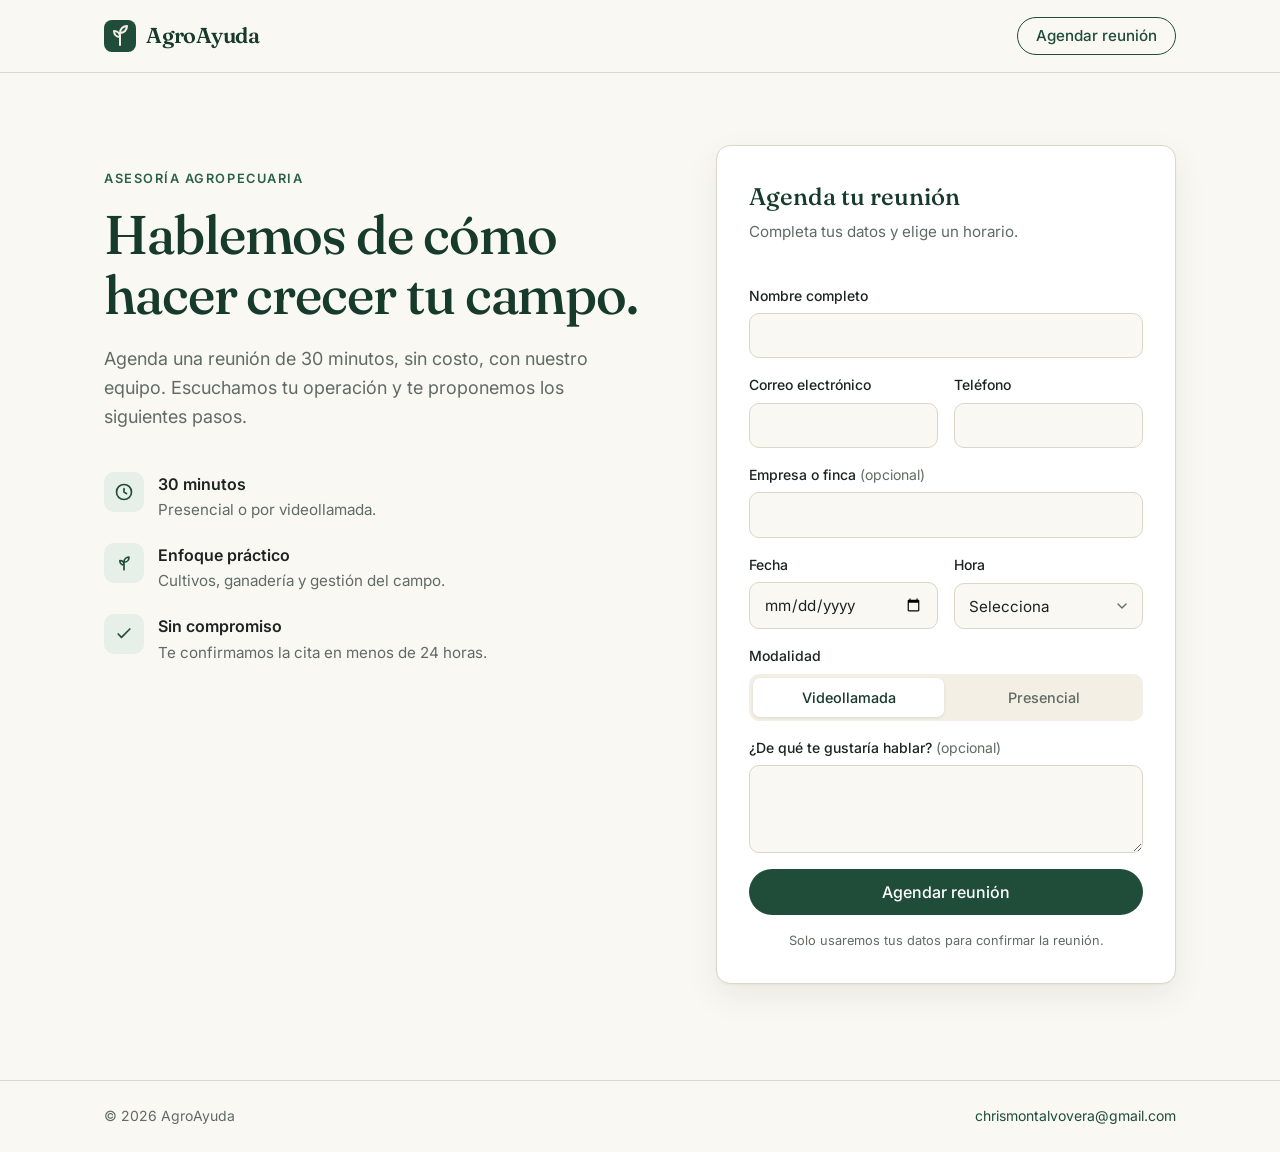
<file: index.html>
<!DOCTYPE html>
<html lang="es">
<head>
  <meta charset="UTF-8">
  <meta name="viewport" content="width=device-width, initial-scale=1.0">
  <title>AgroAyuda — Agenda una reunión</title>
  <meta name="description" content="AgroAyuda acompaña a productores agropecuarios. Agenda una reunión con nuestro equipo.">
  <link rel="icon" href="assets/favicon.svg" type="image/svg+xml">
  <link rel="preconnect" href="https://fonts.googleapis.com">
  <link rel="preconnect" href="https://fonts.gstatic.com" crossorigin>
  <link href="https://fonts.googleapis.com/css2?family=Fraunces:opsz,wght@9..144,500;9..144,600&family=Inter:wght@400;500;600&display=swap" rel="stylesheet">
  <link rel="stylesheet" href="styles.css">
</head>
<body>
  <header class="site-header">
    <div class="container header-inner">
      <a href="#" class="logo" aria-label="AgroAyuda, inicio">
        <svg class="logo-mark" viewBox="0 0 32 32" aria-hidden="true">
          <rect width="32" height="32" rx="8"/>
          <path d="M16 25V13m0 0c0-4 3-7 7-7 0 4-3 7-7 7Zm0 4c0-3.5-2.5-6-6-6 0 3.5 2.5 6 6 6Z"/>
        </svg>
        <span>AgroAyuda</span>
      </a>
      <a href="#agendar" class="btn btn-ghost">Agendar reunión</a>
    </div>
  </header>

  <main>
    <section class="hero">
      <div class="container hero-grid">
        <div class="hero-copy">
          <p class="eyebrow">Asesoría agropecuaria</p>
          <h1>Hablemos de cómo hacer crecer tu campo.</h1>
          <p class="lead">
            Agenda una reunión de 30 minutos, sin costo, con nuestro equipo.
            Escuchamos tu operación y te proponemos los siguientes pasos.
          </p>

          <ul class="points">
            <li>
              <span class="point-icon" aria-hidden="true">
                <svg viewBox="0 0 24 24"><path d="M12 8v4l3 2"/><circle cx="12" cy="12" r="9"/></svg>
              </span>
              <div>
                <strong>30 minutos</strong>
                <span>Presencial o por videollamada.</span>
              </div>
            </li>
            <li>
              <span class="point-icon" aria-hidden="true">
                <svg viewBox="0 0 24 24"><path d="M12 20v-9m0 0c0-3.5 2.5-6 6-6 0 3.5-2.5 6-6 6Zm0 3.5C12 11 10 9 7 9c0 3 2 5.5 5 5.5Z"/></svg>
              </span>
              <div>
                <strong>Enfoque práctico</strong>
                <span>Cultivos, ganadería y gestión del campo.</span>
              </div>
            </li>
            <li>
              <span class="point-icon" aria-hidden="true">
                <svg viewBox="0 0 24 24"><path d="m5 12 4 4 10-10"/></svg>
              </span>
              <div>
                <strong>Sin compromiso</strong>
                <span>Te confirmamos la cita en menos de 24 horas.</span>
              </div>
            </li>
          </ul>
        </div>

        <div class="card" id="agendar">
          <form id="booking-form" class="booking-form" novalidate>
            <div class="card-head">
              <h2>Agenda tu reunión</h2>
              <p>Completa tus datos y elige un horario.</p>
            </div>

            <div class="field">
              <label for="name">Nombre completo</label>
              <input id="name" name="name" type="text" autocomplete="name" required>
              <p class="error" data-for="name"></p>
            </div>

            <div class="row">
              <div class="field">
                <label for="email">Correo electrónico</label>
                <input id="email" name="email" type="email" autocomplete="email" required>
                <p class="error" data-for="email"></p>
              </div>
              <div class="field">
                <label for="phone">Teléfono</label>
                <input id="phone" name="phone" type="tel" autocomplete="tel" required>
                <p class="error" data-for="phone"></p>
              </div>
            </div>

            <div class="field">
              <label for="farm">Empresa o finca <span class="optional">(opcional)</span></label>
              <input id="farm" name="farm" type="text" autocomplete="organization">
            </div>

            <div class="row">
              <div class="field">
                <label for="date">Fecha</label>
                <input id="date" name="date" type="date" required>
                <p class="error" data-for="date"></p>
              </div>
              <div class="field">
                <label for="time">Hora</label>
                <select id="time" name="time" required>
                  <option value="" disabled selected>Selecciona</option>
                  <option>09:00</option>
                  <option>10:00</option>
                  <option>11:00</option>
                  <option>12:00</option>
                  <option>14:00</option>
                  <option>15:00</option>
                  <option>16:00</option>
                  <option>17:00</option>
                </select>
                <p class="error" data-for="time"></p>
              </div>
            </div>

            <fieldset class="field">
              <legend>Modalidad</legend>
              <div class="segmented">
                <label>
                  <input type="radio" name="mode" value="Videollamada" checked>
                  <span>Videollamada</span>
                </label>
                <label>
                  <input type="radio" name="mode" value="Presencial">
                  <span>Presencial</span>
                </label>
              </div>
            </fieldset>

            <div class="field">
              <label for="message">¿De qué te gustaría hablar? <span class="optional">(opcional)</span></label>
              <textarea id="message" name="message" rows="3"></textarea>
            </div>

            <p class="form-error" id="form-error" role="alert" hidden></p>
            <button type="submit" class="btn btn-primary btn-block">Agendar reunión</button>
            <p class="form-note">Solo usaremos tus datos para confirmar la reunión.</p>
          </form>

          <div class="success" id="booking-success" hidden tabindex="-1">
            <span class="success-icon" aria-hidden="true">
              <svg viewBox="0 0 24 24"><path d="m5 12 4 4 10-10"/></svg>
            </span>
            <h2>¡Solicitud recibida!</h2>
            <p id="success-detail">Te contactaremos pronto para confirmar tu reunión.</p>
            <button type="button" class="btn btn-ghost" id="booking-reset">Agendar otra reunión</button>
          </div>
        </div>
      </div>
    </section>
  </main>

  <footer class="site-footer">
    <div class="container footer-inner">
      <span>© <span id="year"></span> AgroAyuda</span>
      <a href="mailto:chrismontalvovera@gmail.com">chrismontalvovera@gmail.com</a>
    </div>
  </footer>

  <script src="script.js"></script>
</body>
</html>
</file>
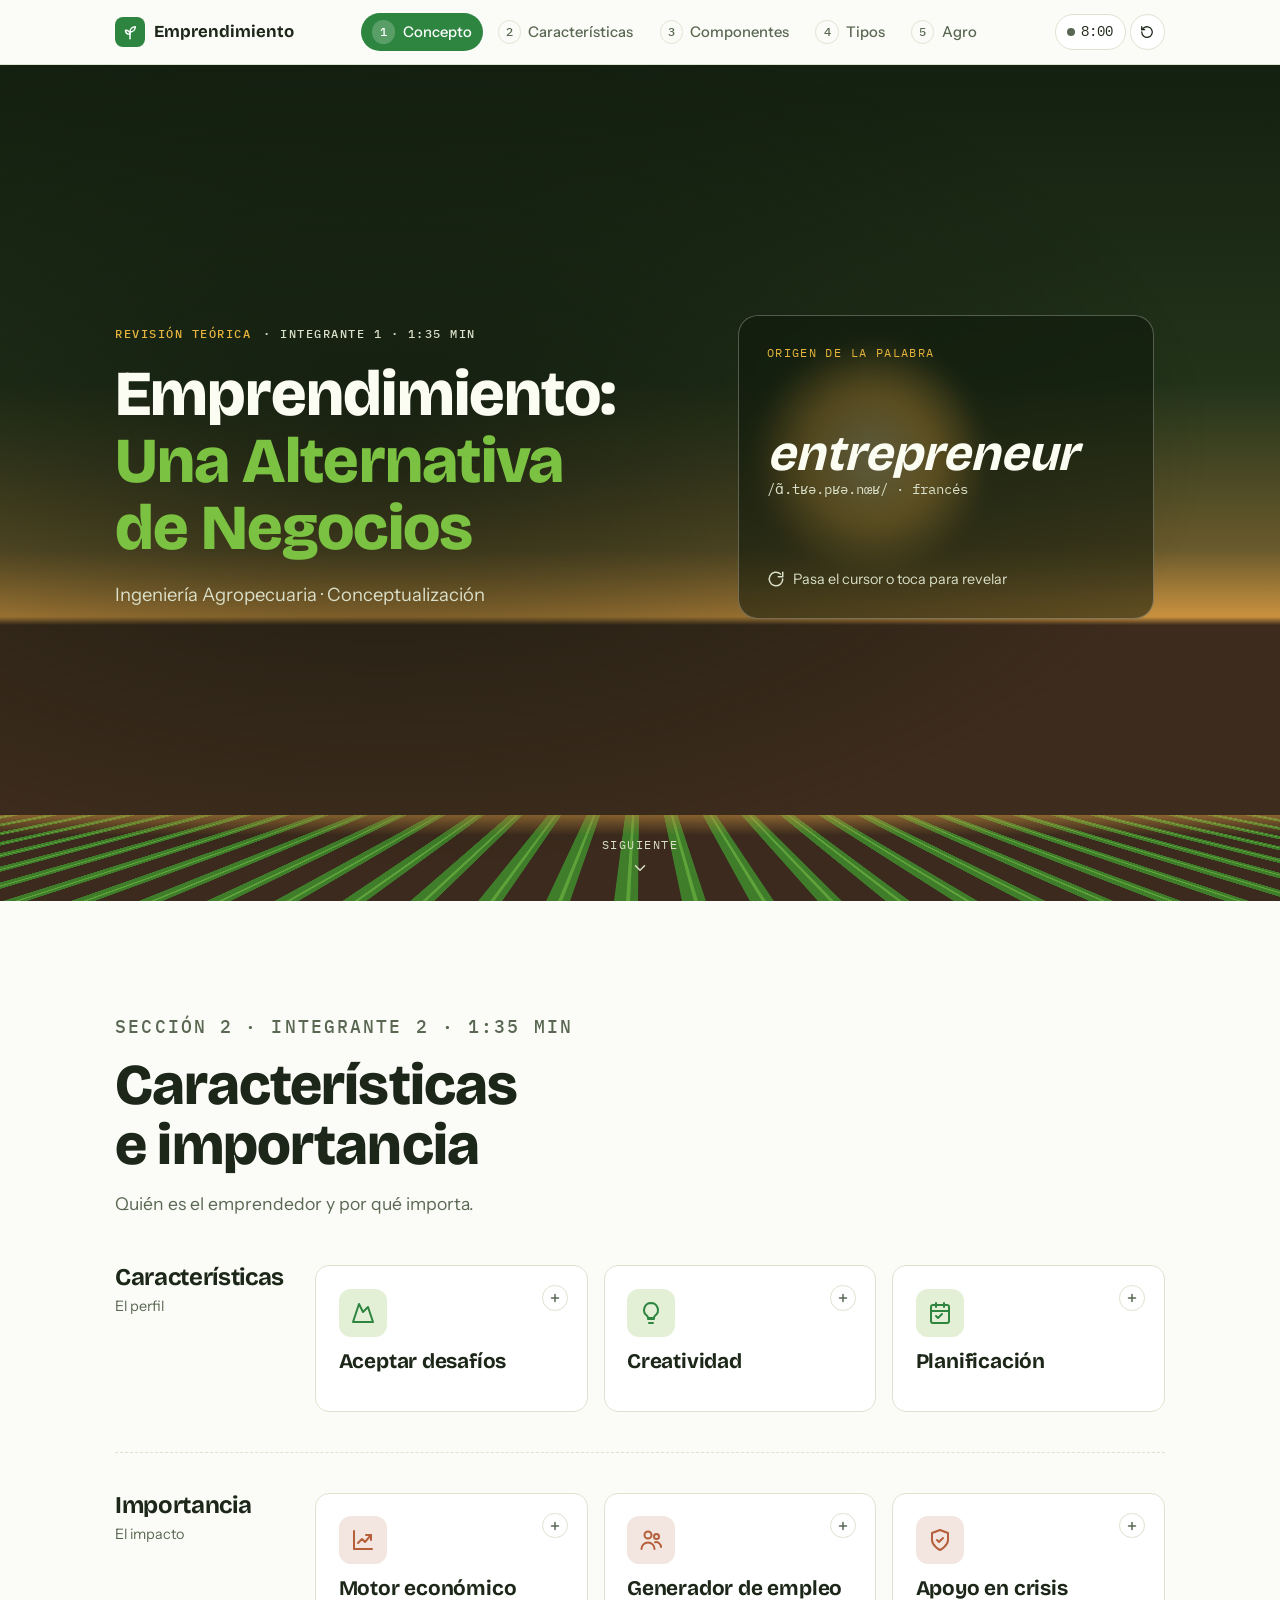
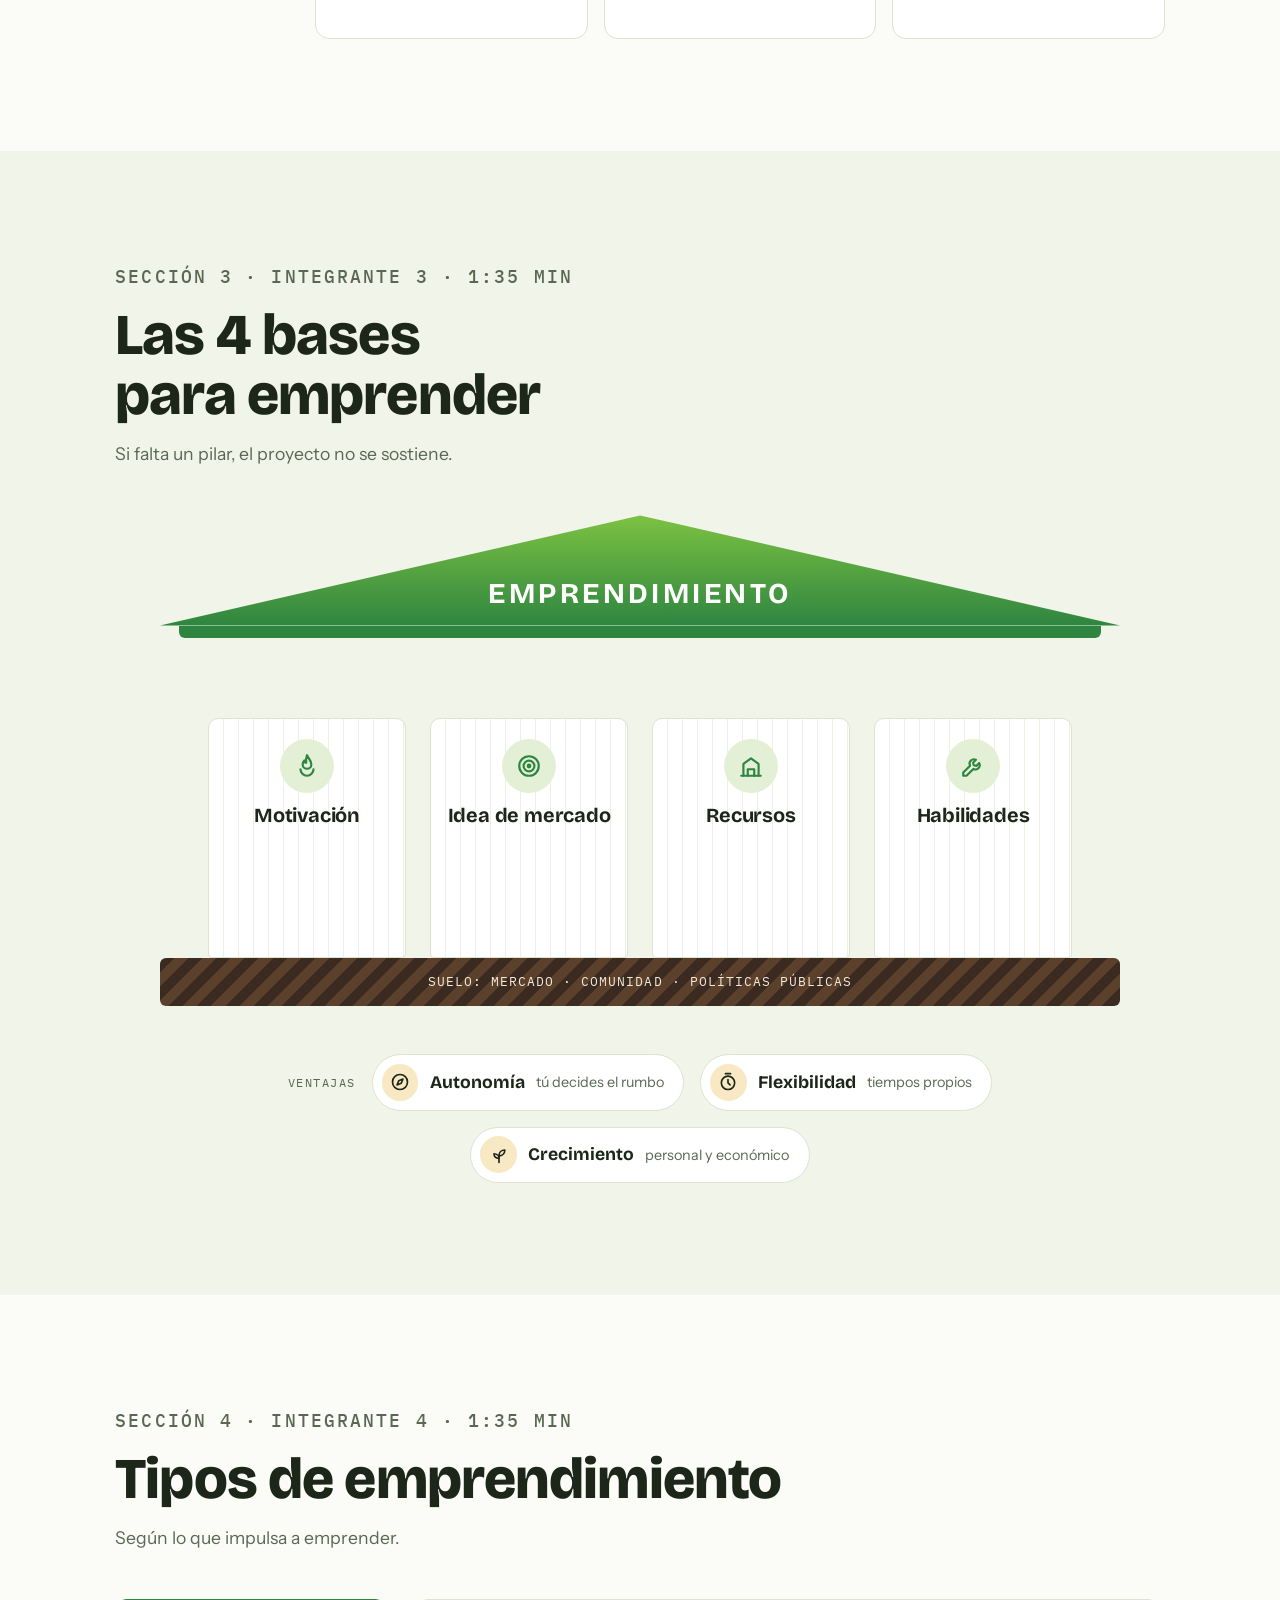
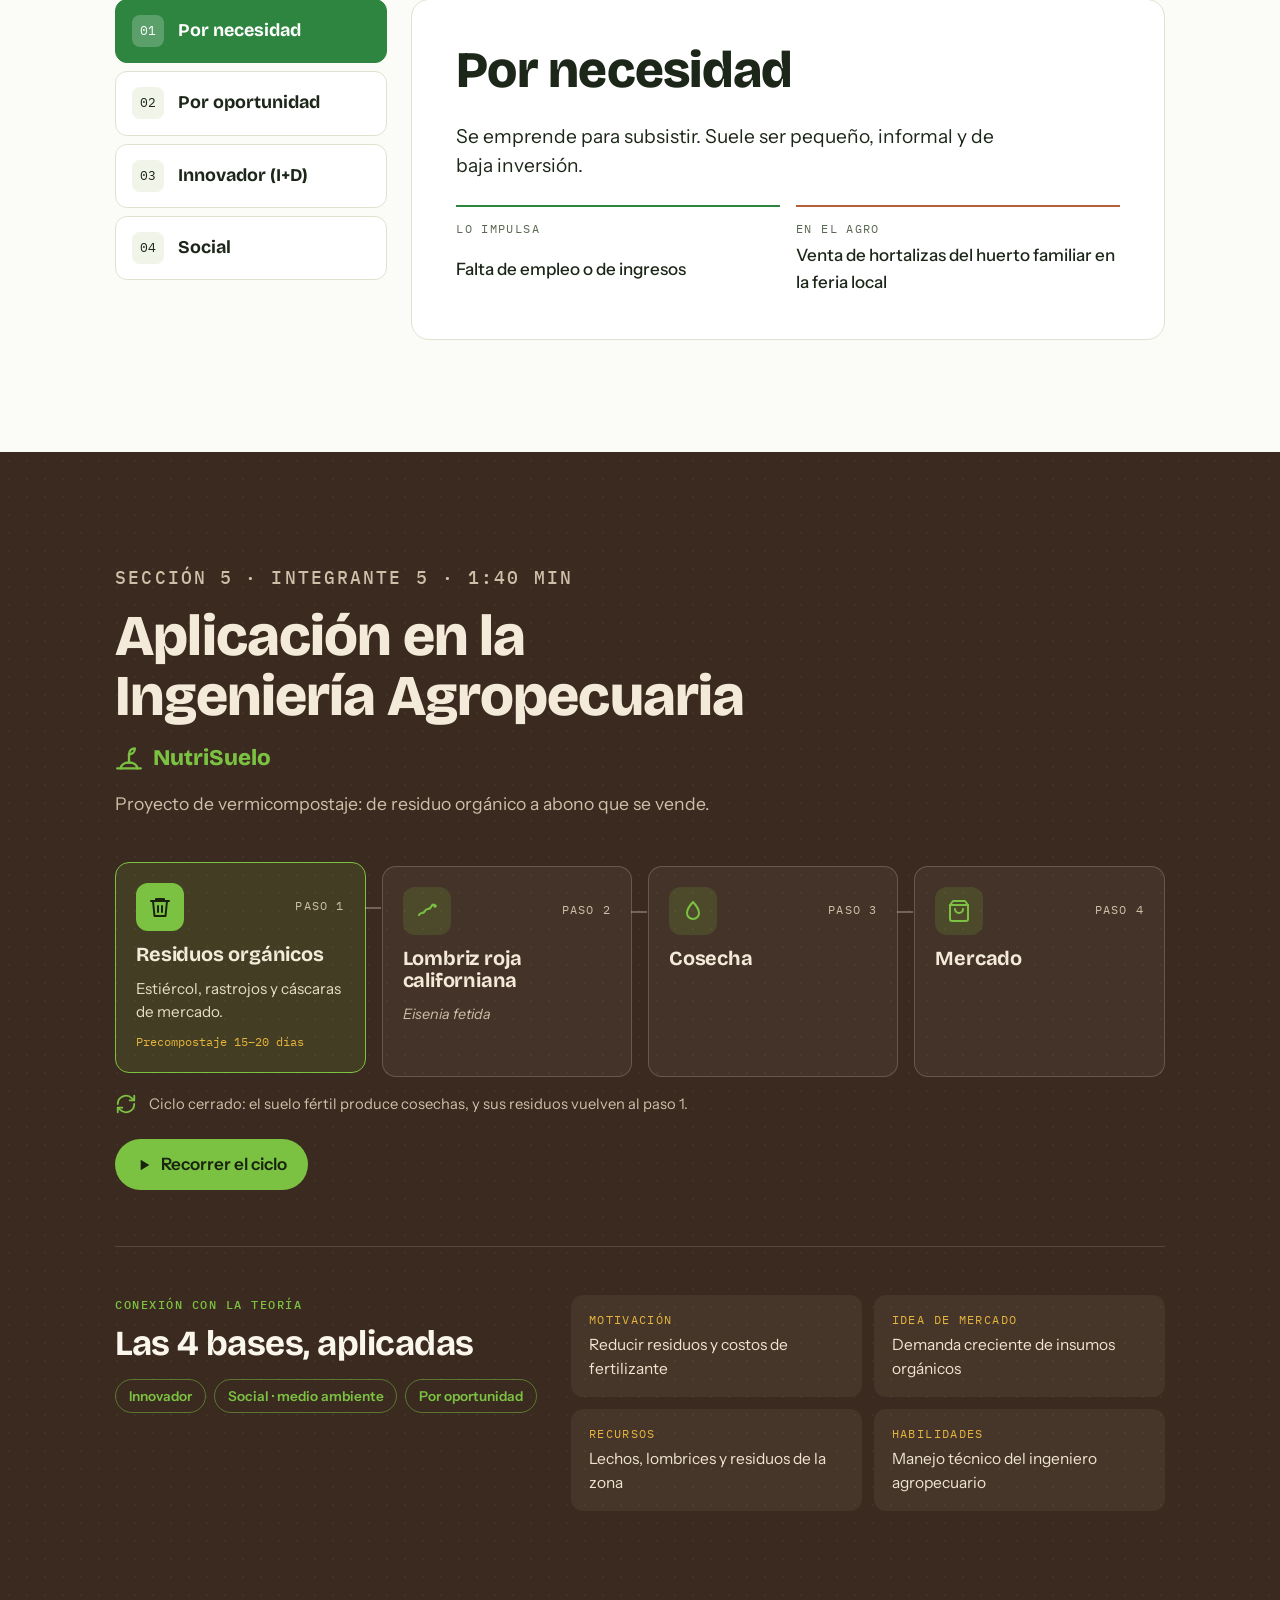
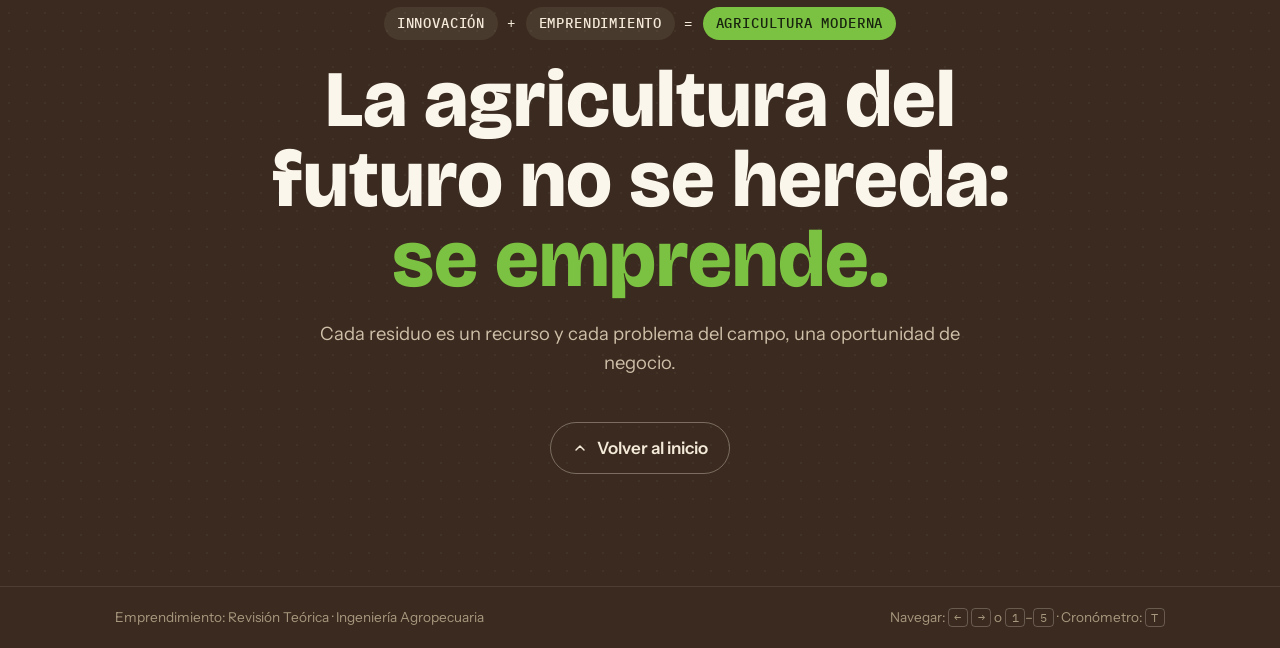
<file: emprendimiento.html>
<!DOCTYPE html>
<html lang="es">
<head>
<meta charset="UTF-8">
<meta name="viewport" content="width=device-width, initial-scale=1.0, viewport-fit=cover">
<title>Emprendimiento: Revisión Teórica</title>
<meta name="description" content="Presentación interactiva sobre emprendimiento para Ingeniería Agropecuaria.">
<link rel="icon" href="assets/favicon.svg" type="image/svg+xml">
<link rel="preconnect" href="https://fonts.googleapis.com">
<link rel="preconnect" href="https://fonts.gstatic.com" crossorigin>
<link href="https://fonts.googleapis.com/css2?family=Bricolage+Grotesque:opsz,wght@12..96,500;12..96,700;12..96,800&family=Instrument+Sans:wght@400;500;600&family=IBM+Plex+Mono:wght@500&display=swap" rel="stylesheet">
<style>
/* Layout: sticky speaker-nav over five full-width bands (field hero, then alternating paper/soil-tinted bands); content in a 72rem column. */
:root {
  --soil: #3a2a1f;
  --soil-2: #5b402c;
  --leaf: #2e8540;
  --sprout: #7cc242;
  --straw: #e6b43c;
  --clay: #b5603a;

  --bg: #fbfcf7;
  --band: #f1f4e8;
  --surface: #ffffff;
  --ink: #1d2719;
  --muted: #5a6853;
  --line: #dce3cf;
  --accent: #2e8540;
  --accent-soft: #e3f0d6;
  --accent-ink: #ffffff;
  --warm: #b5603a;
  --shadow: 0 1px 2px rgb(40 50 30 / .06), 0 8px 24px rgb(40 50 30 / .08);

  --hero-ink: #fbfcf2;
  --hero-muted: #d9dfc8;

  --display: "Bricolage Grotesque", "Trebuchet MS", "Segoe UI", sans-serif;
  --body: "Instrument Sans", system-ui, -apple-system, "Segoe UI", sans-serif;
  --mono: "IBM Plex Mono", ui-monospace, "SFMono-Regular", Menlo, monospace;

  --nav-h: 4rem;
  --radius: 14px;
  --ease: cubic-bezier(.2, .7, .2, 1);
  color-scheme: light;
}
@media (prefers-color-scheme: dark) {
  :root:not([data-theme="light"]) {
    --bg: #10150e;
    --band: #161d13;
    --surface: #1c2518;
    --ink: #edf2e4;
    --muted: #a5b39b;
    --line: #2d3a27;
    --accent: #74c24e;
    --accent-soft: #233420;
    --accent-ink: #0e180b;
    --warm: #e08a5f;
    --shadow: 0 1px 2px rgb(0 0 0 / .3), 0 10px 28px rgb(0 0 0 / .35);
    color-scheme: dark;
  }
}
:root[data-theme="dark"] {
  --bg: #10150e;
  --band: #161d13;
  --surface: #1c2518;
  --ink: #edf2e4;
  --muted: #a5b39b;
  --line: #2d3a27;
  --accent: #74c24e;
  --accent-soft: #233420;
  --accent-ink: #0e180b;
  --warm: #e08a5f;
  --shadow: 0 1px 2px rgb(0 0 0 / .3), 0 10px 28px rgb(0 0 0 / .35);
  color-scheme: dark;
}

*, *::before, *::after { box-sizing: border-box; }
html { scroll-behavior: smooth; }
body {
  margin: 0;
  background: var(--bg);
  color: var(--ink);
  font-family: var(--body);
  font-size: 1.0625rem;
  line-height: 1.55;
  -webkit-font-smoothing: antialiased;
}
h1, h2, h3, h4 { font-family: var(--display); line-height: 1.05; margin: 0; text-wrap: balance; letter-spacing: -.015em; }
p { margin: 0; }
button { font: inherit; color: inherit; }
:focus-visible { outline: 3px solid var(--straw); outline-offset: 3px; border-radius: 6px; }
svg { display: block; }
[hidden] { display: none !important; }
.ttl { display: block; font-family: var(--display); line-height: 1.1; letter-spacing: -.01em; }
.flip-face > span, .word, .ipa, .txt { display: block; }
.flip-face > .flip-hint { display: flex; }
.flip-face > .pills, .flip-face > .etym { display: flex; }

.wrap { width: 100%; max-width: 72rem; margin-inline: auto; padding-inline: max(16px, 4vw); }
.eyebrow {
  font-family: var(--mono); font-size: .78rem; font-weight: 500;
  letter-spacing: .12em; text-transform: uppercase; color: var(--accent);
  display: flex; gap: .75rem; align-items: center; flex-wrap: wrap;
}
.eyebrow .time { color: var(--muted); }

/* ---------- Nav ---------- */
.nav {
  position: sticky; top: env(safe-area-inset-top, 0px); z-index: 50;
  background: color-mix(in srgb, var(--bg) 86%, transparent);
  backdrop-filter: saturate(1.4) blur(12px);
  -webkit-backdrop-filter: saturate(1.4) blur(12px);
  border-bottom: 1px solid var(--line);
}
.nav-inner { height: var(--nav-h); display: flex; align-items: center; gap: 1rem; }
.brand { display: flex; align-items: center; gap: .55rem; font-family: var(--display); font-weight: 700; font-size: 1.05rem; text-decoration: none; color: var(--ink); white-space: nowrap; }
.brand-mark { width: 30px; height: 30px; border-radius: 8px; background: var(--leaf); color: #fff; display: grid; place-items: center; flex: none; }
.nav-links { display: flex; gap: .25rem; margin-inline: auto; list-style: none; padding: 0; margin-block: 0; min-width: 0; }
.nav-links a {
  display: flex; align-items: center; gap: .45rem;
  padding: .45rem .7rem; border-radius: 999px;
  text-decoration: none; color: var(--muted); font-weight: 500; font-size: .92rem; white-space: nowrap;
  transition: background .25s, color .25s;
}
.nav-links a .n {
  font-family: var(--mono); font-size: .72rem; width: 1.45rem; height: 1.45rem; border-radius: 50%;
  display: grid; place-items: center; border: 1px solid var(--line); transition: inherit;
}
.nav-links a:hover { color: var(--ink); background: var(--accent-soft); }
.nav-links a.is-active { color: var(--accent-ink); background: var(--accent); }
.nav-links a.is-active .n { border-color: transparent; background: rgb(255 255 255 / .2); }

.timer { display: flex; align-items: center; gap: .25rem; flex: none; }
.timer button {
  border: 1px solid var(--line); background: var(--surface); border-radius: 999px;
  height: 2.2rem; padding-inline: .7rem; cursor: pointer;
  font-family: var(--mono); font-size: .85rem; font-variant-numeric: tabular-nums;
  display: flex; align-items: center; gap: .4rem;
}
.timer #timer-reset { width: 2.2rem; padding: 0; justify-content: center; }
.timer .dot { width: 8px; height: 8px; border-radius: 50%; background: var(--muted); }
.timer.is-running .dot { background: var(--sprout); animation: pulse 1s infinite; }
.timer.is-low #timer-toggle { color: var(--warm); border-color: var(--warm); }
@keyframes pulse { 50% { opacity: .3; } }
.progress { position: absolute; left: 0; bottom: -1px; height: 3px; width: 100%; transform-origin: left; transform: scaleX(0); background: linear-gradient(90deg, var(--leaf), var(--sprout), var(--straw)); }

@media (max-width: 860px) {
  .nav-links a .label { display: none; }
  .nav-links a { padding: .4rem; }
  .brand span { display: none; }
}
@media (max-width: 420px) {
  .nav-inner { gap: .4rem; }
  .nav-links { gap: 0; }
  .timer #timer-reset { display: none; }
}

/* ---------- Sections ---------- */
section { scroll-margin-top: var(--nav-h); }
.section { padding-block: clamp(4rem, 9vw, 7rem); }
.section.band { background: var(--band); }
.section-head { display: grid; gap: .9rem; margin-bottom: clamp(2rem, 4vw, 3rem); max-width: 46rem; }
.section-head h2 { font-size: clamp(2.1rem, 5vw, 3.6rem); font-weight: 800; }
.section-head p { color: var(--muted); font-size: 1.1rem; }

/* reveal on scroll: only hidden once JS confirms it can reveal */
.js .reveal { opacity: 0; transform: translateY(26px); transition: opacity .8s var(--ease), transform .8s var(--ease); transition-delay: var(--d, 0s); }
.js .reveal.is-in { opacity: 1; transform: none; }

/* ---------- 1 · Hero ---------- */
.hero {
  position: relative; overflow: hidden; isolation: isolate;
  min-height: calc(100svh - var(--nav-h));
  display: grid; align-items: center;
  padding-block: 4rem 6rem;
  color: var(--hero-ink);
  background: linear-gradient(180deg, #142010 0%, #22331a 38%, #6a5a2c 58%, #c9913f 66%, #3d2c1d 67%);
}
.hero-sun {
  position: absolute; z-index: -2; left: 68%; top: 47%; width: 15rem; height: 15rem; border-radius: 50%;
  background: radial-gradient(circle, #ffe7a3 0%, #f2b84b 38%, rgb(242 184 75 / 0) 70%);
  transform: translate(-50%, -50%); animation: sunrise 2.4s var(--ease) both;
}
@keyframes sunrise { from { transform: translate(-50%, 10%); opacity: .2; } }
.hero-field {
  position: absolute; z-index: -1; left: -60%; right: -60%; bottom: 0; height: 34%;
  transform-origin: 50% 100%; transform: perspective(320px) rotateX(58deg);
  background:
    linear-gradient(180deg, rgb(201 145 63 / .55), rgb(0 0 0 / 0) 35%),
    repeating-linear-gradient(90deg, #3b2a1d 0 22px, #3f7d2a 22px 34px, #5ea33a 34px 38px, #3f7d2a 38px 46px, #3b2a1d 46px 68px);
}
.hero-shade { position: absolute; inset: 0; z-index: -1; background: radial-gradient(ellipse at 30% 45%, rgb(15 22 12 / .7), rgb(15 22 12 / 0) 65%); }
.hero-grid { display: grid; grid-template-columns: minmax(0, 1.25fr) minmax(0, 1fr); gap: clamp(2rem, 5vw, 4rem); align-items: center; }
.hero .eyebrow { color: var(--straw); }
.hero .eyebrow .time { color: var(--hero-muted); }
.hero h1 { font-size: clamp(2.4rem, 5vw, 4rem); font-weight: 800; margin-block: 1rem 1.25rem; }
.hero h1 em { font-style: normal; color: var(--sprout); display: block; }
.hero-sub { color: var(--hero-muted); font-size: 1.15rem; max-width: 32rem; }
.hero-cue { position: absolute; left: 50%; bottom: 1.5rem; transform: translateX(-50%); color: var(--hero-muted); font-family: var(--mono); font-size: .75rem; letter-spacing: .12em; text-transform: uppercase; text-decoration: none; display: flex; flex-direction: column; align-items: center; gap: .3rem; }
.hero-cue svg { animation: bob 1.8s ease-in-out infinite; }
@keyframes bob { 50% { transform: translateY(5px); } }

/* flip card */
.flip { perspective: 1100px; border: 0; background: none; padding: 0; cursor: pointer; width: 100%; max-width: 26rem; justify-self: center; text-align: left; }
.flip-inner { display: grid; transition: transform .9s var(--ease); transform-style: preserve-3d; }
.flip-face {
  grid-area: 1 / 1; backface-visibility: hidden; -webkit-backface-visibility: hidden;
  border-radius: 20px; padding: 1.75rem; display: flex; flex-direction: column; gap: 1rem;
  min-height: 19rem;
}
.flip-front {
  background: rgb(16 24 12 / .55); border: 1px solid rgb(251 252 242 / .28);
  backdrop-filter: blur(8px); -webkit-backdrop-filter: blur(8px);
  justify-content: space-between; color: var(--hero-ink);
}
.flip-back { background: #fbfcf2; color: #1d2719; transform: rotateY(180deg); box-shadow: 0 20px 50px rgb(0 0 0 / .35); }
.flip.is-flipped .flip-inner { transform: rotateY(180deg); }
@media (hover: hover) { .flip:hover .flip-inner { transform: rotateY(180deg); } }
.flip .tag { font-family: var(--mono); font-size: .72rem; letter-spacing: .12em; text-transform: uppercase; color: var(--straw); }
.flip-back .tag { color: #2e8540; }
.word { font-family: var(--display); font-size: clamp(2.3rem, 5vw, 3.1rem); font-weight: 700; font-style: italic; line-height: 1; }
.ipa { font-family: var(--mono); font-size: .9rem; color: var(--hero-muted); }
.flip-hint { display: flex; gap: .5rem; align-items: center; font-size: .9rem; color: var(--hero-muted); }
.etym { display: flex; align-items: center; gap: .6rem; flex-wrap: wrap; font-family: var(--display); font-size: 1.25rem; font-weight: 700; }
.etym small { display: block; font-family: var(--body); font-weight: 400; font-size: .8rem; color: #5a6853; }
.etym .arrow { color: #b5603a; }
.def { font-size: 1rem; color: #3b4736; }
.pills { display: flex; flex-wrap: wrap; gap: .45rem; }
.pill { font-size: .85rem; font-weight: 600; padding: .35rem .75rem; border-radius: 999px; background: #e3f0d6; color: #24622f; }
.pill.warm { background: #f6e3d6; color: #8a4224; }
.pill.sun { background: #fbefc8; color: #7a5a0e; }

/* ---------- 2 · Cards ---------- */
.group { display: grid; grid-template-columns: 11rem minmax(0, 1fr); gap: 1.5rem; align-items: start; }
.group + .group { margin-top: 2.5rem; padding-top: 2.5rem; border-top: 1px dashed var(--line); }
.group-label { position: sticky; top: calc(var(--nav-h) + 1.5rem); display: grid; gap: .3rem; }
.group-label h3 { font-size: 1.5rem; }
.group-label p { color: var(--muted); font-size: .9rem; }
.cards { display: grid; grid-template-columns: repeat(3, minmax(0, 1fr)); gap: 1rem; }
.card {
  position: relative; text-align: left; cursor: pointer;
  background: var(--surface); border: 1px solid var(--line); border-radius: var(--radius);
  padding: 1.4rem; display: grid; gap: .9rem; align-content: start;
  transition: transform .35s var(--ease), box-shadow .35s var(--ease), border-color .35s;
}
.card .ico { width: 3rem; height: 3rem; border-radius: 12px; display: grid; place-items: center; background: var(--accent-soft); color: var(--accent); transition: background .35s, color .35s, transform .5s var(--ease); }
.card.imp .ico { background: color-mix(in srgb, var(--warm) 16%, transparent); color: var(--warm); }
.card .ttl { font-size: 1.3rem; font-weight: 700; }
.card .more { display: grid; grid-template-rows: 0fr; transition: grid-template-rows .45s var(--ease); }
.card .more > span { overflow: hidden; color: var(--muted); }
.card .plus { position: absolute; top: 1.2rem; right: 1.2rem; width: 1.6rem; height: 1.6rem; border-radius: 50%; border: 1px solid var(--line); display: grid; place-items: center; color: var(--muted); transition: transform .35s var(--ease); }
.card:is(:hover, :focus-visible, [aria-expanded="true"]) { transform: translateY(-4px); box-shadow: var(--shadow); border-color: var(--accent); }
.card.imp:is(:hover, :focus-visible, [aria-expanded="true"]) { border-color: var(--warm); }
.card:is(:hover, :focus-visible, [aria-expanded="true"]) .more { grid-template-rows: 1fr; }
.card:is(:hover, [aria-expanded="true"]) .ico { transform: rotate(-8deg) scale(1.08); }
.card[aria-expanded="true"] .plus { transform: rotate(45deg); }

/* ---------- 3 · Pillars ---------- */
.temple { display: grid; gap: 0; max-width: 60rem; margin-inline: auto; }
.roof {
  clip-path: polygon(50% 0, 100% 100%, 0 100%);
  background: linear-gradient(180deg, var(--sprout), var(--leaf));
  color: #fff; text-align: center; padding-top: clamp(2.5rem, 6vw, 4rem); padding-bottom: 1rem;
}
.roof h3 { font-size: clamp(1.1rem, 3vw, 1.8rem); letter-spacing: .12em; text-transform: uppercase; }
.lintel { height: 12px; background: var(--leaf); border-radius: 0 0 6px 6px; margin-inline: 2%; }
.pillars { display: grid; grid-template-columns: repeat(4, minmax(0, 1fr)); gap: clamp(.6rem, 2vw, 1.5rem); padding-inline: 5%; align-items: end; min-height: 20rem; }
.pillar {
  cursor: pointer; border: 1px solid var(--line); background: var(--surface);
  border-radius: 10px 10px 4px 4px; padding: 1.25rem .9rem; text-align: center;
  display: flex; flex-direction: column; align-items: center; gap: .7rem;
  min-height: 15rem; justify-content: flex-start;
  background-image: repeating-linear-gradient(90deg, transparent 0 14px, color-mix(in srgb, var(--line) 55%, transparent) 14px 15px);
  transition: min-height .5s var(--ease), border-color .3s, box-shadow .3s, background-color .3s;
}
.pillar .ico { width: 3.4rem; height: 3.4rem; border-radius: 50%; display: grid; place-items: center; background: var(--accent-soft); color: var(--accent); flex: none; }
.pillar .ttl { font-size: clamp(1rem, 2vw, 1.25rem); }
.pillar .more { display: grid; grid-template-rows: 0fr; transition: grid-template-rows .45s var(--ease); }
.pillar .more > span { overflow: hidden; font-size: .92rem; color: var(--muted); }
.pillar:is(:hover, :focus-visible, [aria-expanded="true"]) { min-height: 19.5rem; border-color: var(--accent); box-shadow: var(--shadow); }
.pillar:is(:hover, :focus-visible, [aria-expanded="true"]) .more { grid-template-rows: 1fr; }
.pillar:is(:hover, [aria-expanded="true"]) .ico { background: var(--accent); color: var(--accent-ink); }
.ground {
  margin-top: 0; border-radius: 6px; padding: .9rem 1rem; text-align: center;
  background: repeating-linear-gradient(135deg, var(--soil) 0 10px, var(--soil-2) 10px 20px);
  color: #f4ead9; font-family: var(--mono); font-size: .8rem; letter-spacing: .08em; text-transform: uppercase;
}
.perks { display: flex; flex-wrap: wrap; gap: 1rem; justify-content: center; margin-top: 3rem; align-items: center; }
.perks-label { font-family: var(--mono); font-size: .78rem; letter-spacing: .12em; text-transform: uppercase; color: var(--muted); }
.perk { display: flex; align-items: center; gap: .7rem; background: var(--surface); border: 1px solid var(--line); border-radius: 999px; padding: .55rem 1.2rem .55rem .55rem; transition: transform .3s var(--ease); }
.perk:hover { transform: translateY(-3px); }
.perk .ico { width: 2.3rem; height: 2.3rem; border-radius: 50%; background: color-mix(in srgb, var(--straw) 30%, transparent); color: var(--ink); display: grid; place-items: center; }
.perk b { font-family: var(--display); font-size: 1.1rem; }
.perk span { color: var(--muted); font-size: .9rem; }

/* ---------- 4 · Tabs ---------- */
.tabs { display: grid; grid-template-columns: 17rem minmax(0, 1fr); gap: 1.5rem; }
.tablist { display: grid; gap: .5rem; align-content: start; }
.tab {
  text-align: left; cursor: pointer; border: 1px solid var(--line); background: var(--surface);
  border-radius: 12px; padding: .95rem 1rem; display: flex; align-items: center; gap: .85rem;
  transition: background .3s, border-color .3s, transform .3s var(--ease);
}
.tab .n { font-family: var(--mono); font-size: .8rem; width: 2rem; height: 2rem; border-radius: 8px; display: grid; place-items: center; background: var(--band); flex: none; }
.tab b { font-family: var(--display); font-size: 1.12rem; font-weight: 700; }
.tab:hover { transform: translateX(4px); border-color: var(--accent); }
.tab[aria-selected="true"] { background: var(--accent); border-color: var(--accent); color: var(--accent-ink); }
.tab[aria-selected="true"] .n { background: rgb(255 255 255 / .22); }
.panel {
  background: var(--surface); border: 1px solid var(--line); border-radius: 18px;
  padding: clamp(1.5rem, 4vw, 2.75rem); display: grid; gap: 1.5rem; align-content: start; min-width: 0;
}
.panel:not([hidden]) { animation: panelIn .55s var(--ease); }
@keyframes panelIn { from { opacity: 0; transform: translateY(14px); } }
.panel h3 { font-size: clamp(2rem, 5vw, 3.2rem); font-weight: 800; }
.panel .lead { font-size: 1.2rem; max-width: 36rem; }
.facts { display: grid; grid-template-columns: repeat(2, minmax(0, 1fr)); gap: 1rem; }
.fact { border-top: 2px solid var(--accent); padding-top: .8rem; display: grid; gap: .3rem; }
.fact.warm { border-color: var(--warm); }
.fact small { font-family: var(--mono); font-size: .72rem; letter-spacing: .12em; text-transform: uppercase; color: var(--muted); }
.fact p { font-weight: 500; }
.chips { display: flex; flex-wrap: wrap; gap: .5rem; }
.chip { display: flex; align-items: center; gap: .45rem; padding: .45rem .9rem; border-radius: 999px; background: var(--accent-soft); font-weight: 600; font-size: .95rem; }

/* ---------- 5 · Agro ---------- */
.agro { background: var(--soil); color: #f4ead9; position: relative; overflow: hidden; isolation: isolate; }
.agro::before {
  content: ""; position: absolute; inset: 0; z-index: -1; opacity: .5;
  background-image: radial-gradient(rgb(244 234 217 / .09) 1.2px, transparent 1.3px);
  background-size: 18px 18px;
}
.agro .eyebrow { color: var(--sprout); }
.agro .eyebrow .time, .agro .section-head p { color: #cdbfa8; }
.brand-badge { display: inline-flex; align-items: center; gap: .6rem; font-family: var(--display); font-weight: 800; font-size: 1.4rem; color: var(--sprout); }
.flow { list-style: none; padding: 0; margin: 0; display: grid; grid-template-columns: repeat(4, minmax(0, 1fr)); gap: 1rem; position: relative; }
.step {
  position: relative; cursor: pointer; text-align: left; width: 100%; height: 100%;
  border: 1px solid rgb(244 234 217 / .2); background: rgb(244 234 217 / .05); color: inherit;
  border-radius: var(--radius); padding: 1.25rem; display: grid; gap: .75rem; align-content: start;
  transition: background .35s, border-color .35s, transform .35s var(--ease);
}
.step .top { display: flex; justify-content: space-between; align-items: center; }
.step .num { font-family: var(--mono); font-size: .75rem; color: #cdbfa8; letter-spacing: .1em; }
.step .ico { width: 3rem; height: 3rem; border-radius: 12px; display: grid; place-items: center; background: rgb(124 194 66 / .16); color: var(--sprout); transition: background .35s, color .35s; }
.step .ttl { font-size: 1.25rem; }
.step .sci { font-style: italic; color: #cdbfa8; font-size: .9rem; }
.step .more { display: grid; grid-template-rows: 0fr; transition: grid-template-rows .5s var(--ease); }
.step .more > .inner { overflow: hidden; display: grid; gap: .5rem; }
.step .more .txt { font-size: .95rem; color: #e8dcc6; }
.data { font-family: var(--mono); font-size: .78rem; color: var(--straw); line-height: 1.6; }
.step:hover { border-color: rgb(124 194 66 / .6); }
.step.is-active { background: rgb(124 194 66 / .13); border-color: var(--sprout); transform: translateY(-4px); }
.step.is-active .ico { background: var(--sprout); color: #18240f; }
.step.is-active .more { grid-template-rows: 1fr; }
.flow li:not(:last-child) .step::after {
  content: ""; position: absolute; top: 2.75rem; right: -1rem; width: 1rem; height: 2px;
  background: rgb(244 234 217 / .3);
}
.loop { display: flex; align-items: center; gap: .75rem; margin-top: 1rem; color: #cdbfa8; font-size: .92rem; flex-wrap: wrap; }
.loop svg { color: var(--sprout); flex: none; }
.agro-actions { display: flex; gap: .75rem; flex-wrap: wrap; margin-top: 1.5rem; }
.btn {
  border: 0; cursor: pointer; border-radius: 999px; padding: .75rem 1.3rem; font-weight: 600;
  display: inline-flex; align-items: center; gap: .55rem; text-decoration: none;
  transition: transform .25s var(--ease), background .25s;
}
.btn:hover { transform: translateY(-2px); }
.btn-sprout { background: var(--sprout); color: #18240f; }
.btn-ghost { background: transparent; color: #f4ead9; border: 1px solid rgb(244 234 217 / .35); }

.why { display: grid; grid-template-columns: minmax(0, 1fr) minmax(0, 1.4fr); gap: 2rem; margin-top: 3.5rem; padding-top: 3rem; border-top: 1px solid rgb(244 234 217 / .15); align-items: start; }
.why h3 { font-size: clamp(1.6rem, 3.5vw, 2.2rem); color: #fbf6ec; }
.why-types { display: flex; gap: .5rem; flex-wrap: wrap; margin-top: 1rem; }
.why-types span { font-size: .85rem; font-weight: 600; padding: .35rem .8rem; border-radius: 999px; border: 1px solid rgb(124 194 66 / .5); color: var(--sprout); }
.bases { display: grid; grid-template-columns: repeat(2, minmax(0, 1fr)); gap: .75rem; }
.base { border-radius: 12px; background: rgb(244 234 217 / .06); padding: 1rem 1.1rem; display: grid; gap: .25rem; transition: background .3s; }
.base:hover { background: rgb(244 234 217 / .12); }
.base small { font-family: var(--mono); font-size: .72rem; letter-spacing: .12em; text-transform: uppercase; color: var(--straw); }
.base p { color: #efe4d0; font-size: .97rem; }

.closing { margin-top: clamp(4rem, 8vw, 6rem); text-align: center; display: grid; gap: 1.25rem; justify-items: center; }
.closing blockquote { margin: 0; font-family: var(--display); font-weight: 800; font-size: clamp(2.3rem, 6.5vw, 5rem); line-height: 1; color: #fbf6ec; max-width: 18ch; text-wrap: balance; }
.closing blockquote span { color: var(--sprout); }
.closing p { color: #cdbfa8; font-size: 1.15rem; max-width: 40rem; }
.equation { display: flex; align-items: center; gap: .6rem; flex-wrap: wrap; justify-content: center; font-family: var(--mono); font-size: .85rem; letter-spacing: .06em; text-transform: uppercase; }
.equation b { padding: .4rem .8rem; border-radius: 999px; background: rgb(244 234 217 / .08); font-weight: 500; }
.equation b.res { background: var(--sprout); color: #18240f; }

footer { background: var(--soil); color: #a8987f; border-top: 1px solid rgb(244 234 217 / .1); font-size: .85rem; }
footer .wrap { padding-block: 1.25rem; display: flex; justify-content: space-between; gap: 1rem; flex-wrap: wrap; }
kbd { font-family: var(--mono); font-size: .75rem; border: 1px solid rgb(244 234 217 / .25); border-radius: 4px; padding: .05rem .35rem; }

/* ---------- Responsive ---------- */
@media (max-width: 960px) {
  .hero-grid { grid-template-columns: minmax(0, 1fr); }
  .flip { justify-self: start; }
  .flow { grid-template-columns: repeat(2, minmax(0, 1fr)); }
  .flow li:not(:last-child) .step::after { display: none; }
  .why { grid-template-columns: minmax(0, 1fr); }
}
@media (max-width: 760px) {
  .group { grid-template-columns: minmax(0, 1fr); }
  .group-label { position: static; }
  .cards { grid-template-columns: minmax(0, 1fr); }
  .tabs { grid-template-columns: minmax(0, 1fr); }
  .tablist { grid-template-columns: repeat(2, minmax(0, 1fr)); }
  .tab:hover { transform: none; }
  .pillars { grid-template-columns: repeat(2, minmax(0, 1fr)); padding-inline: 0; min-height: 0; }
  .pillar, .pillar:is(:hover, :focus-visible, [aria-expanded="true"]) { min-height: 12rem; }
  .facts, .bases { grid-template-columns: minmax(0, 1fr); }
}
@media (max-width: 480px) {
  .flow { grid-template-columns: minmax(0, 1fr); }
  .tablist { grid-template-columns: minmax(0, 1fr); }
}

@media (prefers-reduced-motion: reduce) {
  html { scroll-behavior: auto; }
  *, *::before, *::after { animation-duration: .01ms !important; animation-iteration-count: 1 !important; transition-duration: .01ms !important; }
  .js .reveal { opacity: 1; transform: none; }
}
</style>
</head>
<body>

<!-- ======================= NAV ======================= -->
<header class="nav">
  <div class="wrap nav-inner">
    <a class="brand" href="#concepto" aria-label="Emprendimiento, inicio">
      <span class="brand-mark" aria-hidden="true">
        <svg width="18" height="18" viewBox="0 0 24 24" fill="none" stroke="currentColor" stroke-width="2" stroke-linecap="round" stroke-linejoin="round"><path d="M12 21v-9"/><path d="M12 12c0-4 3-7 7-7 0 4-3 7-7 7Z"/><path d="M12 15c0-3-2.5-5.5-6-5.5 0 3.5 2.5 5.5 6 5.5Z"/></svg>
      </span>
      <span>Emprendimiento</span>
    </a>
    <ul class="nav-links">
      <li><a href="#concepto"><span class="n">1</span><span class="label">Concepto</span></a></li>
      <li><a href="#caracteristicas"><span class="n">2</span><span class="label">Características</span></a></li>
      <li><a href="#componentes"><span class="n">3</span><span class="label">Componentes</span></a></li>
      <li><a href="#tipos"><span class="n">4</span><span class="label">Tipos</span></a></li>
      <li><a href="#agro"><span class="n">5</span><span class="label">Agro</span></a></li>
    </ul>
    <div class="timer" id="timer" title="Cronómetro de la exposición (tecla T)">
      <button type="button" id="timer-toggle" aria-label="Iniciar o pausar cronómetro de 8 minutos"><span class="dot" aria-hidden="true"></span><span id="timer-text">8:00</span></button>
      <button type="button" id="timer-reset" aria-label="Reiniciar cronómetro">
        <svg width="14" height="14" viewBox="0 0 24 24" fill="none" stroke="currentColor" stroke-width="2.2" stroke-linecap="round"><path d="M3 12a9 9 0 1 0 3-6.7L3 8"/><path d="M3 3v5h5"/></svg>
      </button>
    </div>
  </div>
  <div class="progress" id="progress" aria-hidden="true"></div>
</header>

<main>

<!-- ======================= 1 · HERO ======================= -->
<section id="concepto" class="hero">
  <div class="hero-sun" aria-hidden="true"></div>
  <div class="hero-field" aria-hidden="true"></div>
  <div class="hero-shade" aria-hidden="true"></div>

  <div class="wrap hero-grid">
    <div class="reveal">
      <p class="eyebrow">Revisión teórica <span class="time">· Integrante 1 · 1:35 min</span></p>
      <h1>Emprendimiento: <em>Una Alternativa de Negocios</em></h1>
      <p class="hero-sub">Ingeniería Agropecuaria · Conceptualización</p>
    </div>

    <button type="button" class="flip reveal" id="flip" aria-pressed="false" aria-label="Origen y definición de la palabra emprendedor" style="--d:.15s">
      <span class="flip-inner">
        <span class="flip-face flip-front">
          <span class="tag">Origen de la palabra</span>
          <span>
            <span class="word">entrepreneur</span>
            <span class="ipa">/ɑ̃.tʁə.pʁə.nœʁ/ · francés</span>
          </span>
          <span class="flip-hint">
            <svg width="18" height="18" viewBox="0 0 24 24" fill="none" stroke="currentColor" stroke-width="2" stroke-linecap="round" stroke-linejoin="round"><path d="M21 12a9 9 0 1 1-3-6.7"/><path d="M21 3v6h-6"/></svg>
            Pasa el cursor o toca para revelar
          </span>
        </span>
        <span class="flip-face flip-back">
          <span class="tag">Etimología</span>
          <span class="etym">
            <span>entreprendre<small>acometer, iniciar</small></span>
            <span class="arrow" aria-hidden="true">→</span>
            <span>entrepreneur<small>pionero, emprendedor</small></span>
          </span>
          <span class="def">Persona que identifica una oportunidad y actúa:</span>
          <span class="pills">
            <span class="pill">Organiza recursos</span>
            <span class="pill sun">Innova</span>
            <span class="pill warm">Asume riesgos</span>
          </span>
        </span>
      </span>
    </button>
  </div>

  <a class="hero-cue" href="#caracteristicas">
    Siguiente
    <svg width="18" height="18" viewBox="0 0 24 24" fill="none" stroke="currentColor" stroke-width="2" stroke-linecap="round" stroke-linejoin="round"><path d="m6 9 6 6 6-6"/></svg>
  </a>
</section>

<!-- ======================= 2 · CARACTERÍSTICAS ======================= -->
<section id="caracteristicas" class="section">
  <div class="wrap">
    <div class="section-head reveal">
      <p class="eyebrow">Sección 2 <span class="time">· Integrante 2 · 1:35 min</span></p>
      <h2>Características e importancia</h2>
      <p>Quién es el emprendedor y por qué importa.</p>
    </div>

    <div class="group">
      <div class="group-label reveal">
        <h3>Características</h3>
        <p>El perfil</p>
      </div>
      <div class="cards">
        <button type="button" class="card reveal" aria-expanded="false">
          <span class="plus" aria-hidden="true"><svg width="12" height="12" viewBox="0 0 24 24" fill="none" stroke="currentColor" stroke-width="3" stroke-linecap="round"><path d="M12 5v14M5 12h14"/></svg></span>
          <span class="ico" aria-hidden="true"><svg width="24" height="24" viewBox="0 0 24 24" fill="none" stroke="currentColor" stroke-width="2" stroke-linecap="round" stroke-linejoin="round"><path d="m8 3 4 8 5-5 5 15H2L8 3z"/></svg></span>
          <strong class="ttl">Aceptar desafíos</strong>
          <span class="more"><span>Ve el riesgo como oportunidad y tolera la incertidumbre.</span></span>
        </button>
        <button type="button" class="card reveal" aria-expanded="false" style="--d:.1s">
          <span class="plus" aria-hidden="true"><svg width="12" height="12" viewBox="0 0 24 24" fill="none" stroke="currentColor" stroke-width="3" stroke-linecap="round"><path d="M12 5v14M5 12h14"/></svg></span>
          <span class="ico" aria-hidden="true"><svg width="24" height="24" viewBox="0 0 24 24" fill="none" stroke="currentColor" stroke-width="2" stroke-linecap="round" stroke-linejoin="round"><path d="M9 18h6M10 22h4"/><path d="M12 2a7 7 0 0 0-4 12.7c.6.5 1 1.3 1 2.3h6c0-1 .4-1.8 1-2.3A7 7 0 0 0 12 2z"/></svg></span>
          <strong class="ttl">Creatividad</strong>
          <span class="more"><span>Propone soluciones nuevas a problemas reales del entorno.</span></span>
        </button>
        <button type="button" class="card reveal" aria-expanded="false" style="--d:.2s">
          <span class="plus" aria-hidden="true"><svg width="12" height="12" viewBox="0 0 24 24" fill="none" stroke="currentColor" stroke-width="3" stroke-linecap="round"><path d="M12 5v14M5 12h14"/></svg></span>
          <span class="ico" aria-hidden="true"><svg width="24" height="24" viewBox="0 0 24 24" fill="none" stroke="currentColor" stroke-width="2" stroke-linecap="round" stroke-linejoin="round"><rect x="3" y="4" width="18" height="18" rx="2"/><path d="M16 2v4M8 2v4M3 10h18M8 15l2 2 4-4"/></svg></span>
          <strong class="ttl">Planificación</strong>
          <span class="more"><span>Define metas, recursos y tiempos antes de actuar.</span></span>
        </button>
      </div>
    </div>

    <div class="group">
      <div class="group-label reveal">
        <h3>Importancia</h3>
        <p>El impacto</p>
      </div>
      <div class="cards">
        <button type="button" class="card imp reveal" aria-expanded="false">
          <span class="plus" aria-hidden="true"><svg width="12" height="12" viewBox="0 0 24 24" fill="none" stroke="currentColor" stroke-width="3" stroke-linecap="round"><path d="M12 5v14M5 12h14"/></svg></span>
          <span class="ico" aria-hidden="true"><svg width="24" height="24" viewBox="0 0 24 24" fill="none" stroke="currentColor" stroke-width="2" stroke-linecap="round" stroke-linejoin="round"><path d="M3 3v18h18"/><path d="m7 15 4-4 3 3 6-7"/><path d="M15 7h5v5"/></svg></span>
          <strong class="ttl">Motor económico</strong>
          <span class="more"><span>Dinamiza la producción y los mercados locales.</span></span>
        </button>
        <button type="button" class="card imp reveal" aria-expanded="false" style="--d:.1s">
          <span class="plus" aria-hidden="true"><svg width="12" height="12" viewBox="0 0 24 24" fill="none" stroke="currentColor" stroke-width="3" stroke-linecap="round"><path d="M12 5v14M5 12h14"/></svg></span>
          <span class="ico" aria-hidden="true"><svg width="24" height="24" viewBox="0 0 24 24" fill="none" stroke="currentColor" stroke-width="2" stroke-linecap="round" stroke-linejoin="round"><circle cx="9" cy="7" r="3.5"/><path d="M2.5 21a6.5 6.5 0 0 1 13 0"/><circle cx="17.5" cy="8.5" r="2.5"/><path d="M16 14.2a5 5 0 0 1 6 4.8"/></svg></span>
          <strong class="ttl">Generador de empleo</strong>
          <span class="more"><span>Crea puestos de trabajo directos e indirectos.</span></span>
        </button>
        <button type="button" class="card imp reveal" aria-expanded="false" style="--d:.2s">
          <span class="plus" aria-hidden="true"><svg width="12" height="12" viewBox="0 0 24 24" fill="none" stroke="currentColor" stroke-width="3" stroke-linecap="round"><path d="M12 5v14M5 12h14"/></svg></span>
          <span class="ico" aria-hidden="true"><svg width="24" height="24" viewBox="0 0 24 24" fill="none" stroke="currentColor" stroke-width="2" stroke-linecap="round" stroke-linejoin="round"><path d="M12 22s8-4 8-10V5l-8-3-8 3v7c0 6 8 10 8 10z"/><path d="m9 12 2 2 4-4"/></svg></span>
          <strong class="ttl">Apoyo en crisis</strong>
          <span class="more"><span>Ofrece ingresos cuando el empleo formal escasea.</span></span>
        </button>
      </div>
    </div>
  </div>
</section>

<!-- ======================= 3 · COMPONENTES ======================= -->
<section id="componentes" class="section band">
  <div class="wrap">
    <div class="section-head reveal">
      <p class="eyebrow">Sección 3 <span class="time">· Integrante 3 · 1:35 min</span></p>
      <h2>Las 4 bases para emprender</h2>
      <p>Si falta un pilar, el proyecto no se sostiene.</p>
    </div>

    <div class="temple reveal">
      <div class="roof"><h3>Emprendimiento</h3></div>
      <div class="lintel" aria-hidden="true"></div>
      <div class="pillars">
        <button type="button" class="pillar" aria-expanded="false">
          <span class="ico" aria-hidden="true"><svg width="26" height="26" viewBox="0 0 24 24" fill="none" stroke="currentColor" stroke-width="2" stroke-linecap="round" stroke-linejoin="round"><path d="M12 2c1 3 4 4.5 4 8.5a4 4 0 0 1-8 0c0-1.6.7-2.8 1.5-3.6.2 1.4 1 2.1 1.8 2.1C11 7 11 4.5 12 2z"/><path d="M6 15a6 6 0 0 0 12 0"/></svg></span>
          <strong class="ttl">Motivación</strong>
          <span class="more"><span>Deseo de logro, independencia y propósito.</span></span>
        </button>
        <button type="button" class="pillar" aria-expanded="false">
          <span class="ico" aria-hidden="true"><svg width="26" height="26" viewBox="0 0 24 24" fill="none" stroke="currentColor" stroke-width="2" stroke-linecap="round" stroke-linejoin="round"><circle cx="12" cy="12" r="9"/><circle cx="12" cy="12" r="5"/><circle cx="12" cy="12" r="1.2" fill="currentColor"/></svg></span>
          <strong class="ttl">Idea de mercado</strong>
          <span class="more"><span>Una necesidad real por la que alguien paga.</span></span>
        </button>
        <button type="button" class="pillar" aria-expanded="false">
          <span class="ico" aria-hidden="true"><svg width="26" height="26" viewBox="0 0 24 24" fill="none" stroke="currentColor" stroke-width="2" stroke-linecap="round" stroke-linejoin="round"><path d="M3 21h18"/><path d="M5 21V10l7-5 7 5v11"/><path d="M9 21v-6h6v6"/></svg></span>
          <strong class="ttl">Recursos</strong>
          <span class="more"><span>Capital, tierra, insumos, tecnología y redes.</span></span>
        </button>
        <button type="button" class="pillar" aria-expanded="false">
          <span class="ico" aria-hidden="true"><svg width="26" height="26" viewBox="0 0 24 24" fill="none" stroke="currentColor" stroke-width="2" stroke-linecap="round" stroke-linejoin="round"><path d="M14.7 6.3a4 4 0 0 0-5.4 5.4L3 18v3h3l6.3-6.3a4 4 0 0 0 5.4-5.4l-2.6 2.6-2.4-.6-.6-2.4z"/></svg></span>
          <strong class="ttl">Habilidades</strong>
          <span class="more"><span>Conocimiento técnico, gestión y liderazgo.</span></span>
        </button>
      </div>
      <div class="ground">Suelo: mercado · comunidad · políticas públicas</div>
    </div>

    <div class="perks reveal">
      <span class="perks-label">Ventajas</span>
      <div class="perk">
        <span class="ico" aria-hidden="true"><svg width="20" height="20" viewBox="0 0 24 24" fill="none" stroke="currentColor" stroke-width="2" stroke-linecap="round" stroke-linejoin="round"><circle cx="12" cy="12" r="9"/><path d="m15.5 8.5-2 5-5 2 2-5z"/></svg></span>
        <b>Autonomía</b><span>tú decides el rumbo</span>
      </div>
      <div class="perk">
        <span class="ico" aria-hidden="true"><svg width="20" height="20" viewBox="0 0 24 24" fill="none" stroke="currentColor" stroke-width="2" stroke-linecap="round" stroke-linejoin="round"><circle cx="12" cy="13" r="8"/><path d="M12 9v4l2.5 2.5M9 2h6"/></svg></span>
        <b>Flexibilidad</b><span>tiempos propios</span>
      </div>
      <div class="perk">
        <span class="ico" aria-hidden="true"><svg width="20" height="20" viewBox="0 0 24 24" fill="none" stroke="currentColor" stroke-width="2" stroke-linecap="round" stroke-linejoin="round"><path d="M12 21v-8"/><path d="M12 13c0-4 3-7 7-7 0 4-3 7-7 7Z"/><path d="M12 16c0-3-2.5-5.5-6-5.5 0 3.5 2.5 5.5 6 5.5Z"/></svg></span>
        <b>Crecimiento</b><span>personal y económico</span>
      </div>
    </div>
  </div>
</section>

<!-- ======================= 4 · TIPOS ======================= -->
<section id="tipos" class="section">
  <div class="wrap">
    <div class="section-head reveal">
      <p class="eyebrow">Sección 4 <span class="time">· Integrante 4 · 1:35 min</span></p>
      <h2>Tipos de emprendimiento</h2>
      <p>Según lo que impulsa a emprender.</p>
    </div>

    <div class="tabs reveal">
      <div class="tablist" role="tablist" aria-label="Tipos de emprendimiento">
        <button type="button" class="tab" role="tab" id="tab-1" aria-controls="panel-1" aria-selected="true"><span class="n">01</span><b>Por necesidad</b></button>
        <button type="button" class="tab" role="tab" id="tab-2" aria-controls="panel-2" aria-selected="false" tabindex="-1"><span class="n">02</span><b>Por oportunidad</b></button>
        <button type="button" class="tab" role="tab" id="tab-3" aria-controls="panel-3" aria-selected="false" tabindex="-1"><span class="n">03</span><b>Innovador (I+D)</b></button>
        <button type="button" class="tab" role="tab" id="tab-4" aria-controls="panel-4" aria-selected="false" tabindex="-1"><span class="n">04</span><b>Social</b></button>
      </div>

      <div class="panel" role="tabpanel" id="panel-1" aria-labelledby="tab-1" tabindex="0">
        <h3>Por necesidad</h3>
        <p class="lead">Se emprende para subsistir. Suele ser pequeño, informal y de baja inversión.</p>
        <div class="facts">
          <div class="fact"><small>Lo impulsa</small><p>Falta de empleo o de ingresos</p></div>
          <div class="fact warm"><small>En el agro</small><p>Venta de hortalizas del huerto familiar en la feria local</p></div>
        </div>
      </div>
      <div class="panel" role="tabpanel" id="panel-2" aria-labelledby="tab-2" tabindex="0" hidden>
        <h3>Por oportunidad</h3>
        <p class="lead">Se elige emprender tras detectar una demanda que nadie atiende.</p>
        <div class="facts">
          <div class="fact"><small>Lo impulsa</small><p>Un nicho de mercado rentable</p></div>
          <div class="fact warm"><small>En el agro</small><p>Café o cacao de especialidad para mercados premium</p></div>
        </div>
      </div>
      <div class="panel" role="tabpanel" id="panel-3" aria-labelledby="tab-3" tabindex="0" hidden>
        <h3>Innovador (I+D)</h3>
        <p class="lead">Crea productos o procesos nuevos a partir de la ciencia y la tecnología.</p>
        <div class="facts">
          <div class="fact"><small>Lo impulsa</small><p>Investigación y desarrollo</p></div>
          <div class="fact warm"><small>En el agro</small><p>Biofertilizantes, sensores de humedad, drones de monitoreo</p></div>
        </div>
      </div>
      <div class="panel" role="tabpanel" id="panel-4" aria-labelledby="tab-4" tabindex="0" hidden>
        <h3>Social</h3>
        <p class="lead">Pone el impacto en la comunidad por delante de la ganancia.</p>
        <div class="chips">
          <span class="chip"><svg width="18" height="18" viewBox="0 0 24 24" fill="none" stroke="currentColor" stroke-width="2" stroke-linecap="round" stroke-linejoin="round" aria-hidden="true"><path d="M20.8 4.6a5.5 5.5 0 0 0-7.8 0L12 5.7l-1-1.1a5.5 5.5 0 0 0-7.8 7.8L12 21l8.8-8.6a5.5 5.5 0 0 0 0-7.8z"/></svg>Salud</span>
          <span class="chip"><svg width="18" height="18" viewBox="0 0 24 24" fill="none" stroke="currentColor" stroke-width="2" stroke-linecap="round" stroke-linejoin="round" aria-hidden="true"><path d="M22 10 12 5 2 10l10 5 10-5z"/><path d="M6 12v5c3 2 9 2 12 0v-5"/></svg>Educación</span>
          <span class="chip"><svg width="18" height="18" viewBox="0 0 24 24" fill="none" stroke="currentColor" stroke-width="2" stroke-linecap="round" stroke-linejoin="round" aria-hidden="true"><path d="M11 20A7 7 0 0 1 9.8 6.1C15.5 5 17 4.5 19 2c1 2 2 4.2 2 8 0 5.5-4.8 10-10 10Z"/><path d="M2 21c0-3 1.9-5.4 5.1-6"/></svg>Medio ambiente</span>
        </div>
        <div class="facts">
          <div class="fact"><small>Lo impulsa</small><p>Un problema colectivo</p></div>
          <div class="fact warm"><small>En el agro</small><p>Huertos escolares, reciclaje de residuos, reforestación</p></div>
        </div>
      </div>
    </div>
  </div>
</section>

<!-- ======================= 5 · AGRO ======================= -->
<section id="agro" class="section agro">
  <div class="wrap">
    <div class="section-head reveal">
      <p class="eyebrow">Sección 5 <span class="time">· Integrante 5 · 1:40 min</span></p>
      <h2>Aplicación en la Ingeniería Agropecuaria</h2>
      <span class="brand-badge">
        <svg width="28" height="28" viewBox="0 0 24 24" fill="none" stroke="currentColor" stroke-width="2" stroke-linecap="round" stroke-linejoin="round" aria-hidden="true"><path d="M2 20h20"/><path d="M5 20c0-3 3-5 7-5s7 2 7 5"/><path d="M12 15V8"/><path d="M12 8c0-3 2-5 5-5 0 3-2 5-5 5Z"/></svg>
        NutriSuelo
      </span>
      <p>Proyecto de vermicompostaje: de residuo orgánico a abono que se vende.</p>
    </div>

    <ol class="flow reveal" id="flow">
      <li>
        <button type="button" class="step is-active" aria-pressed="true">
          <span class="top"><span class="ico" aria-hidden="true"><svg width="24" height="24" viewBox="0 0 24 24" fill="none" stroke="currentColor" stroke-width="2" stroke-linecap="round" stroke-linejoin="round"><path d="M3 6h18M8 6V4h8v2M5 6l1.5 15h11L19 6"/><path d="M10 11v6M14 11v6"/></svg></span><span class="num">PASO 1</span></span>
          <strong class="ttl">Residuos orgánicos</strong>
          <span class="more"><span class="inner"><span class="txt">Estiércol, rastrojos y cáscaras de mercado.</span><span class="data">Precompostaje 15–20 días</span></span></span>
        </button>
      </li>
      <li>
        <button type="button" class="step" aria-pressed="false">
          <span class="top"><span class="ico" aria-hidden="true"><svg width="24" height="24" viewBox="0 0 24 24" fill="none" stroke="currentColor" stroke-width="2" stroke-linecap="round" stroke-linejoin="round"><path d="M4 16c2-4 4 0 6-4s4 0 6-4 3-2 4-1"/><circle cx="20" cy="7" r=".8" fill="currentColor"/></svg></span><span class="num">PASO 2</span></span>
          <strong class="ttl">Lombriz roja californiana</strong>
          <span class="sci">Eisenia fetida</span>
          <span class="more"><span class="inner"><span class="txt">Transforma la materia orgánica en humus.</span><span class="data">Humedad 70–80 %<br>15–25 °C · pH 6,5–7,5</span></span></span>
        </button>
      </li>
      <li>
        <button type="button" class="step" aria-pressed="false">
          <span class="top"><span class="ico" aria-hidden="true"><svg width="24" height="24" viewBox="0 0 24 24" fill="none" stroke="currentColor" stroke-width="2" stroke-linecap="round" stroke-linejoin="round"><path d="M12 3s6 6.5 6 11a6 6 0 0 1-12 0c0-4.5 6-11 6-11z"/></svg></span><span class="num">PASO 3</span></span>
          <strong class="ttl">Cosecha</strong>
          <span class="more"><span class="inner"><span class="txt">Humus sólido y lixiviado líquido (biol).</span><span class="data">Ciclo ≈ 60–90 días</span></span></span>
        </button>
      </li>
      <li>
        <button type="button" class="step" aria-pressed="false">
          <span class="top"><span class="ico" aria-hidden="true"><svg width="24" height="24" viewBox="0 0 24 24" fill="none" stroke="currentColor" stroke-width="2" stroke-linecap="round" stroke-linejoin="round"><path d="M6 2 3 6v14a2 2 0 0 0 2 2h14a2 2 0 0 0 2-2V6l-3-4z"/><path d="M3 6h18M16 10a4 4 0 0 1-8 0"/></svg></span><span class="num">PASO 4</span></span>
          <strong class="ttl">Mercado</strong>
          <span class="more"><span class="inner"><span class="txt">Abono orgánico NutriSuelo para huertos, viveros y fincas.</span><span class="data">Menos fertilizante químico</span></span></span>
        </button>
      </li>
    </ol>

    <div class="loop reveal">
      <svg width="22" height="22" viewBox="0 0 24 24" fill="none" stroke="currentColor" stroke-width="2" stroke-linecap="round" stroke-linejoin="round" aria-hidden="true"><path d="M21 12a9 9 0 0 1-15.5 6.2L3 16"/><path d="M3 12a9 9 0 0 1 15.5-6.2L21 8"/><path d="M21 3v5h-5M3 21v-5h5"/></svg>
      Ciclo cerrado: el suelo fértil produce cosechas, y sus residuos vuelven al paso 1.
    </div>
    <div class="agro-actions reveal">
      <button type="button" class="btn btn-sprout" id="play">
        <svg width="16" height="16" viewBox="0 0 24 24" fill="currentColor" aria-hidden="true"><path d="M7 4v16l13-8z"/></svg>
        Recorrer el ciclo
      </button>
    </div>

    <div class="why">
      <div class="reveal">
        <p class="eyebrow">Conexión con la teoría</p>
        <h3 style="margin-top:.75rem">Las 4 bases, aplicadas</h3>
        <div class="why-types">
          <span>Innovador</span><span>Social · medio ambiente</span><span>Por oportunidad</span>
        </div>
      </div>
      <div class="bases reveal" style="--d:.1s">
        <div class="base"><small>Motivación</small><p>Reducir residuos y costos de fertilizante</p></div>
        <div class="base"><small>Idea de mercado</small><p>Demanda creciente de insumos orgánicos</p></div>
        <div class="base"><small>Recursos</small><p>Lechos, lombrices y residuos de la zona</p></div>
        <div class="base"><small>Habilidades</small><p>Manejo técnico del ingeniero agropecuario</p></div>
      </div>
    </div>

    <div class="closing">
      <div class="equation reveal">
        <b>Innovación</b><span aria-hidden="true">+</span><b>Emprendimiento</b><span aria-hidden="true">=</span><b class="res">Agricultura moderna</b>
      </div>
      <blockquote class="reveal" style="--d:.1s">La agricultura del futuro no se hereda: <span>se emprende.</span></blockquote>
      <p class="reveal" style="--d:.2s">Cada residuo es un recurso y cada problema del campo, una oportunidad de negocio.</p>
      <div class="agro-actions reveal" style="--d:.3s; justify-content:center">
        <a class="btn btn-ghost" href="#concepto">
          <svg width="16" height="16" viewBox="0 0 24 24" fill="none" stroke="currentColor" stroke-width="2.2" stroke-linecap="round" stroke-linejoin="round" aria-hidden="true"><path d="m18 15-6-6-6 6"/></svg>
          Volver al inicio
        </a>
      </div>
    </div>
  </div>
</section>

</main>

<footer>
  <div class="wrap">
    <span>Emprendimiento: Revisión Teórica · Ingeniería Agropecuaria</span>
    <span>Navegar: <kbd>←</kbd> <kbd>→</kbd> o <kbd>1</kbd>–<kbd>5</kbd> · Cronómetro: <kbd>T</kbd></span>
  </div>
</footer>

<script>
(function () {
  var root = document.documentElement;
  var reduce = window.matchMedia('(prefers-reduced-motion: reduce)').matches;
  var sections = Array.prototype.slice.call(document.querySelectorAll('main > section'));
  var links = Array.prototype.slice.call(document.querySelectorAll('.nav-links a'));

  /* ---- Reveal on scroll ---- */
  if ('IntersectionObserver' in window && !reduce) {
    root.classList.add('js');
    var revealer = new IntersectionObserver(function (entries) {
      entries.forEach(function (e) {
        if (e.isIntersecting) { e.target.classList.add('is-in'); revealer.unobserve(e.target); }
      });
    }, { threshold: 0, rootMargin: '0px 0px -8% 0px' });
    document.querySelectorAll('.reveal').forEach(function (el) {
      var r = el.getBoundingClientRect();
      if (r.top < window.innerHeight && r.bottom > 0) {
        requestAnimationFrame(function () { el.classList.add('is-in'); });
      } else {
        revealer.observe(el);
      }
    });
  }

  /* ---- Active nav link + progress bar ---- */
  var progress = document.getElementById('progress');
  function currentIndex() {
    var mid = window.innerHeight * 0.4;
    var idx = 0;
    sections.forEach(function (s, i) { if (s.getBoundingClientRect().top <= mid) idx = i; });
    return idx;
  }
  function onScroll() {
    var idx = currentIndex();
    links.forEach(function (a, i) { a.classList.toggle('is-active', i === idx); });
    var max = document.documentElement.scrollHeight - window.innerHeight;
    progress.style.transform = 'scaleX(' + (max > 0 ? Math.min(1, window.scrollY / max) : 0) + ')';
  }
  window.addEventListener('scroll', onScroll, { passive: true });
  window.addEventListener('resize', onScroll);
  onScroll();

  function goTo(i) {
    i = Math.max(0, Math.min(sections.length - 1, i));
    sections[i].scrollIntoView({ behavior: reduce ? 'auto' : 'smooth', block: 'start' });
  }

  /* ---- Keyboard control for presenting ---- */
  document.addEventListener('keydown', function (e) {
    if (e.altKey || e.ctrlKey || e.metaKey) return;
    var t = e.target;
    if (t.closest && t.closest('[role="tablist"], input, textarea, select')) return;
    if (e.key === 'ArrowRight') { e.preventDefault(); goTo(currentIndex() + 1); }
    else if (e.key === 'ArrowLeft') { e.preventDefault(); goTo(currentIndex() - 1); }
    else if (/^[1-5]$/.test(e.key)) { goTo(Number(e.key) - 1); }
    else if (e.key === 't' || e.key === 'T') { toggleTimer(); }
  });

  /* ---- 1 · Flip card ---- */
  var flip = document.getElementById('flip');
  flip.addEventListener('click', function () {
    var on = flip.classList.toggle('is-flipped');
    flip.setAttribute('aria-pressed', String(on));
  });

  /* ---- 2 & 3 · Expandable cards and pillars ---- */
  document.querySelectorAll('.card, .pillar').forEach(function (el) {
    el.addEventListener('click', function () {
      el.setAttribute('aria-expanded', String(el.getAttribute('aria-expanded') !== 'true'));
    });
  });

  /* ---- 4 · Tabs ---- */
  var tabs = Array.prototype.slice.call(document.querySelectorAll('[role="tab"]'));
  function selectTab(tab, focus) {
    tabs.forEach(function (t) {
      var on = t === tab;
      t.setAttribute('aria-selected', String(on));
      t.tabIndex = on ? 0 : -1;
      document.getElementById(t.getAttribute('aria-controls')).hidden = !on;
    });
    if (focus) tab.focus();
  }
  tabs.forEach(function (tab, i) {
    tab.addEventListener('click', function () { selectTab(tab); });
    tab.addEventListener('keydown', function (e) {
      var next = null;
      if (e.key === 'ArrowDown' || e.key === 'ArrowRight') next = tabs[(i + 1) % tabs.length];
      if (e.key === 'ArrowUp' || e.key === 'ArrowLeft') next = tabs[(i - 1 + tabs.length) % tabs.length];
      if (e.key === 'Home') next = tabs[0];
      if (e.key === 'End') next = tabs[tabs.length - 1];
      if (next) { e.preventDefault(); selectTab(next, true); }
    });
  });

  /* ---- 5 · NutriSuelo flow ---- */
  var steps = Array.prototype.slice.call(document.querySelectorAll('.step'));
  var playTimer = null;
  function activate(i) {
    steps.forEach(function (s, j) {
      s.classList.toggle('is-active', j === i);
      s.setAttribute('aria-pressed', String(j === i));
    });
  }
  steps.forEach(function (s, i) {
    s.addEventListener('click', function () { clearInterval(playTimer); activate(i); });
  });
  document.getElementById('play').addEventListener('click', function () {
    clearInterval(playTimer);
    var i = 0;
    activate(i);
    playTimer = setInterval(function () {
      i += 1;
      if (i >= steps.length) { clearInterval(playTimer); return; }
      activate(i);
    }, 2200);
  });

  /* ---- 8-minute timer ---- */
  var TOTAL = 8 * 60;
  var left = TOTAL, ticking = null;
  var timerEl = document.getElementById('timer');
  var timerText = document.getElementById('timer-text');
  function render() {
    var m = Math.floor(Math.abs(left) / 60), s = Math.abs(left) % 60;
    timerText.textContent = (left < 0 ? '−' : '') + m + ':' + (s < 10 ? '0' : '') + s;
    timerEl.classList.toggle('is-low', left <= 60);
  }
  function toggleTimer() {
    if (ticking) { clearInterval(ticking); ticking = null; }
    else { ticking = setInterval(function () { left -= 1; render(); }, 1000); }
    timerEl.classList.toggle('is-running', !!ticking);
  }
  document.getElementById('timer-toggle').addEventListener('click', toggleTimer);
  document.getElementById('timer-reset').addEventListener('click', function () {
    clearInterval(ticking); ticking = null; left = TOTAL;
    timerEl.classList.remove('is-running'); render();
  });
  render();
})();
</script>
</body>
</html>
</file>
<file: styles.css>
:root {
  --green-900: #163a2c;
  --green-800: #1f4d3a;
  --green-700: #2a6149;
  --green-100: #e6efe8;
  --sand-50: #faf8f3;
  --sand-100: #f4efe4;
  --sand-200: #e8e1d2;
  --ink: #1c2420;
  --muted: #5f6b64;
  --line: #dcd6c8;
  --error: #b3412e;
  --radius: 14px;
  --shadow: 0 1px 2px rgba(22, 58, 44, 0.04), 0 12px 32px rgba(22, 58, 44, 0.08);
  --font-sans: "Inter", system-ui, -apple-system, "Segoe UI", sans-serif;
  --font-serif: "Fraunces", Georgia, serif;
}

*,
*::before,
*::after {
  box-sizing: border-box;
}

html {
  scroll-behavior: smooth;
}

body {
  margin: 0;
  min-height: 100vh;
  display: flex;
  flex-direction: column;
  font-family: var(--font-sans);
  font-size: 16px;
  line-height: 1.6;
  color: var(--ink);
  background: var(--sand-50);
  -webkit-font-smoothing: antialiased;
}

main {
  flex: 1;
}

.container {
  width: 100%;
  max-width: 1120px;
  margin: 0 auto;
  padding: 0 24px;
}

/* Header */
.site-header {
  border-bottom: 1px solid var(--line);
  background: var(--sand-50);
}

.header-inner {
  display: flex;
  align-items: center;
  justify-content: space-between;
  height: 72px;
}

.logo {
  display: inline-flex;
  align-items: center;
  gap: 10px;
  font-family: var(--font-serif);
  font-size: 1.35rem;
  font-weight: 600;
  color: var(--green-900);
  text-decoration: none;
  letter-spacing: -0.01em;
}

.logo-mark {
  width: 32px;
  height: 32px;
}

.logo-mark rect {
  fill: var(--green-800);
}

.logo-mark path {
  fill: none;
  stroke: var(--sand-100);
  stroke-width: 2;
  stroke-linecap: round;
  stroke-linejoin: round;
}

/* Buttons */
.btn {
  display: inline-flex;
  align-items: center;
  justify-content: center;
  gap: 8px;
  padding: 10px 18px;
  font: 500 0.95rem/1 var(--font-sans);
  border-radius: 999px;
  border: 1px solid transparent;
  cursor: pointer;
  text-decoration: none;
  transition: background-color 0.15s ease, border-color 0.15s ease, color 0.15s ease;
}

.btn-primary {
  background: var(--green-800);
  color: #fff;
  padding: 14px 20px;
  font-size: 1rem;
}

.btn-primary:hover {
  background: var(--green-900);
}

.btn-primary:disabled {
  opacity: 0.7;
  cursor: progress;
}

.btn-ghost {
  background: transparent;
  color: var(--green-800);
  border-color: var(--green-800);
}

.btn-ghost:hover {
  background: var(--green-800);
  color: #fff;
}

.btn-block {
  width: 100%;
}

.btn:focus-visible,
input:focus-visible,
select:focus-visible,
textarea:focus-visible,
.logo:focus-visible {
  outline: 3px solid rgba(42, 97, 73, 0.35);
  outline-offset: 2px;
}

/* Hero */
.hero {
  padding: 72px 0 96px;
}

.hero-grid {
  display: grid;
  grid-template-columns: 1fr 460px;
  gap: 72px;
  align-items: start;
}

.hero-copy {
  padding-top: 24px;
}

.eyebrow {
  margin: 0 0 16px;
  font-size: 0.8rem;
  font-weight: 600;
  letter-spacing: 0.12em;
  text-transform: uppercase;
  color: var(--green-700);
}

h1 {
  margin: 0 0 20px;
  font-family: var(--font-serif);
  font-size: clamp(2.25rem, 4.5vw, 3.4rem);
  font-weight: 500;
  line-height: 1.1;
  letter-spacing: -0.02em;
  color: var(--green-900);
}

.lead {
  margin: 0 0 40px;
  max-width: 34rem;
  font-size: 1.125rem;
  color: var(--muted);
}

.points {
  list-style: none;
  margin: 0;
  padding: 0;
  display: grid;
  gap: 20px;
}

.points li {
  display: flex;
  align-items: flex-start;
  gap: 14px;
}

.points strong {
  display: block;
  font-weight: 600;
  color: var(--ink);
}

.points span {
  color: var(--muted);
  font-size: 0.95rem;
}

.point-icon {
  flex: none;
  display: grid;
  place-items: center;
  width: 40px;
  height: 40px;
  border-radius: 10px;
  background: var(--green-100);
}

.point-icon svg,
.success-icon svg {
  width: 20px;
  height: 20px;
  fill: none;
  stroke: var(--green-800);
  stroke-width: 2;
  stroke-linecap: round;
  stroke-linejoin: round;
}

/* Card / form */
.card {
  background: #fff;
  border: 1px solid var(--line);
  border-radius: var(--radius);
  box-shadow: var(--shadow);
  padding: 32px;
  scroll-margin-top: 24px;
}

.card-head {
  margin-bottom: 24px;
}

.card h2 {
  margin: 0 0 4px;
  font-family: var(--font-serif);
  font-size: 1.5rem;
  font-weight: 500;
  color: var(--green-900);
}

.card-head p {
  margin: 0;
  color: var(--muted);
  font-size: 0.95rem;
}

.booking-form {
  display: grid;
  gap: 16px;
}

.row {
  display: grid;
  grid-template-columns: 1fr 1fr;
  gap: 16px;
}

.field {
  display: grid;
  gap: 6px;
  min-width: 0;
}

fieldset.field {
  border: 0;
  margin: 0;
  padding: 0;
}

label,
legend {
  font-size: 0.875rem;
  font-weight: 500;
  color: var(--ink);
  padding: 0;
}

legend {
  margin-bottom: 6px;
}

.optional {
  font-weight: 400;
  color: var(--muted);
}

input,
select,
textarea {
  width: 100%;
  padding: 11px 14px;
  font: 400 0.95rem/1.4 var(--font-sans);
  color: var(--ink);
  background: var(--sand-50);
  border: 1px solid var(--line);
  border-radius: 10px;
  transition: border-color 0.15s ease, background-color 0.15s ease;
}

input:hover,
select:hover,
textarea:hover {
  border-color: #c7bfae;
}

input:focus,
select:focus,
textarea:focus {
  background: #fff;
  border-color: var(--green-700);
}

textarea {
  resize: vertical;
  min-height: 84px;
}

select {
  appearance: none;
  background-image: url("data:image/svg+xml,%3Csvg xmlns='http://www.w3.org/2000/svg' viewBox='0 0 24 24' fill='none' stroke='%235f6b64' stroke-width='2' stroke-linecap='round' stroke-linejoin='round'%3E%3Cpath d='m6 9 6 6 6-6'/%3E%3C/svg%3E");
  background-repeat: no-repeat;
  background-position: right 12px center;
  background-size: 16px;
  padding-right: 36px;
}

.field.invalid input,
.field.invalid select {
  border-color: var(--error);
}

.error {
  margin: 0;
  min-height: 0;
  font-size: 0.8rem;
  color: var(--error);
}

.error:empty {
  display: none;
}

.segmented {
  display: grid;
  grid-template-columns: 1fr 1fr;
  gap: 4px;
  padding: 4px;
  background: var(--sand-100);
  border-radius: 10px;
}

.segmented label {
  position: relative;
  cursor: pointer;
}

.segmented input {
  position: absolute;
  inset: 0;
  opacity: 0;
  cursor: pointer;
}

.segmented span {
  display: block;
  padding: 8px 12px;
  text-align: center;
  font-size: 0.9rem;
  color: var(--muted);
  border-radius: 7px;
  transition: background-color 0.15s ease, color 0.15s ease;
}

.segmented input:checked + span {
  background: #fff;
  color: var(--green-900);
  font-weight: 500;
  box-shadow: 0 1px 3px rgba(22, 58, 44, 0.12);
}

.segmented input:focus-visible + span {
  outline: 3px solid rgba(42, 97, 73, 0.35);
}

.form-note {
  margin: 0;
  text-align: center;
  font-size: 0.8rem;
  color: var(--muted);
}

.form-error {
  margin: 0;
  padding: 10px 14px;
  font-size: 0.875rem;
  color: var(--error);
  background: #fbeeeb;
  border-radius: 10px;
}

/* Success */
.success {
  text-align: center;
  padding: 32px 8px;
}

.success:focus {
  outline: none;
}

.success-icon {
  display: inline-grid;
  place-items: center;
  width: 56px;
  height: 56px;
  margin-bottom: 16px;
  border-radius: 50%;
  background: var(--green-100);
}

.success-icon svg {
  width: 26px;
  height: 26px;
}

.success p {
  margin: 8px 0 24px;
  color: var(--muted);
}

/* Footer */
.site-footer {
  border-top: 1px solid var(--line);
  padding: 24px 0;
  font-size: 0.875rem;
  color: var(--muted);
}

.footer-inner {
  display: flex;
  justify-content: space-between;
  gap: 16px;
  flex-wrap: wrap;
}

.site-footer a {
  color: var(--green-800);
  text-decoration: none;
}

.site-footer a:hover {
  text-decoration: underline;
}

/* Responsive */
@media (max-width: 960px) {
  .hero {
    padding: 48px 0 64px;
  }

  .hero-grid {
    grid-template-columns: 1fr;
    gap: 40px;
  }

  .hero-copy {
    padding-top: 0;
  }

  .lead {
    margin-bottom: 32px;
  }
}

@media (max-width: 520px) {
  .container {
    padding: 0 16px;
  }

  .header-inner {
    height: 64px;
  }

  .header-inner .btn {
    padding: 8px 14px;
    font-size: 0.875rem;
  }

  .card {
    padding: 24px 20px;
  }

  .row {
    grid-template-columns: 1fr;
  }
}

@media (prefers-reduced-motion: reduce) {
  html {
    scroll-behavior: auto;
  }

  * {
    transition: none !important;
  }
}
</file>
